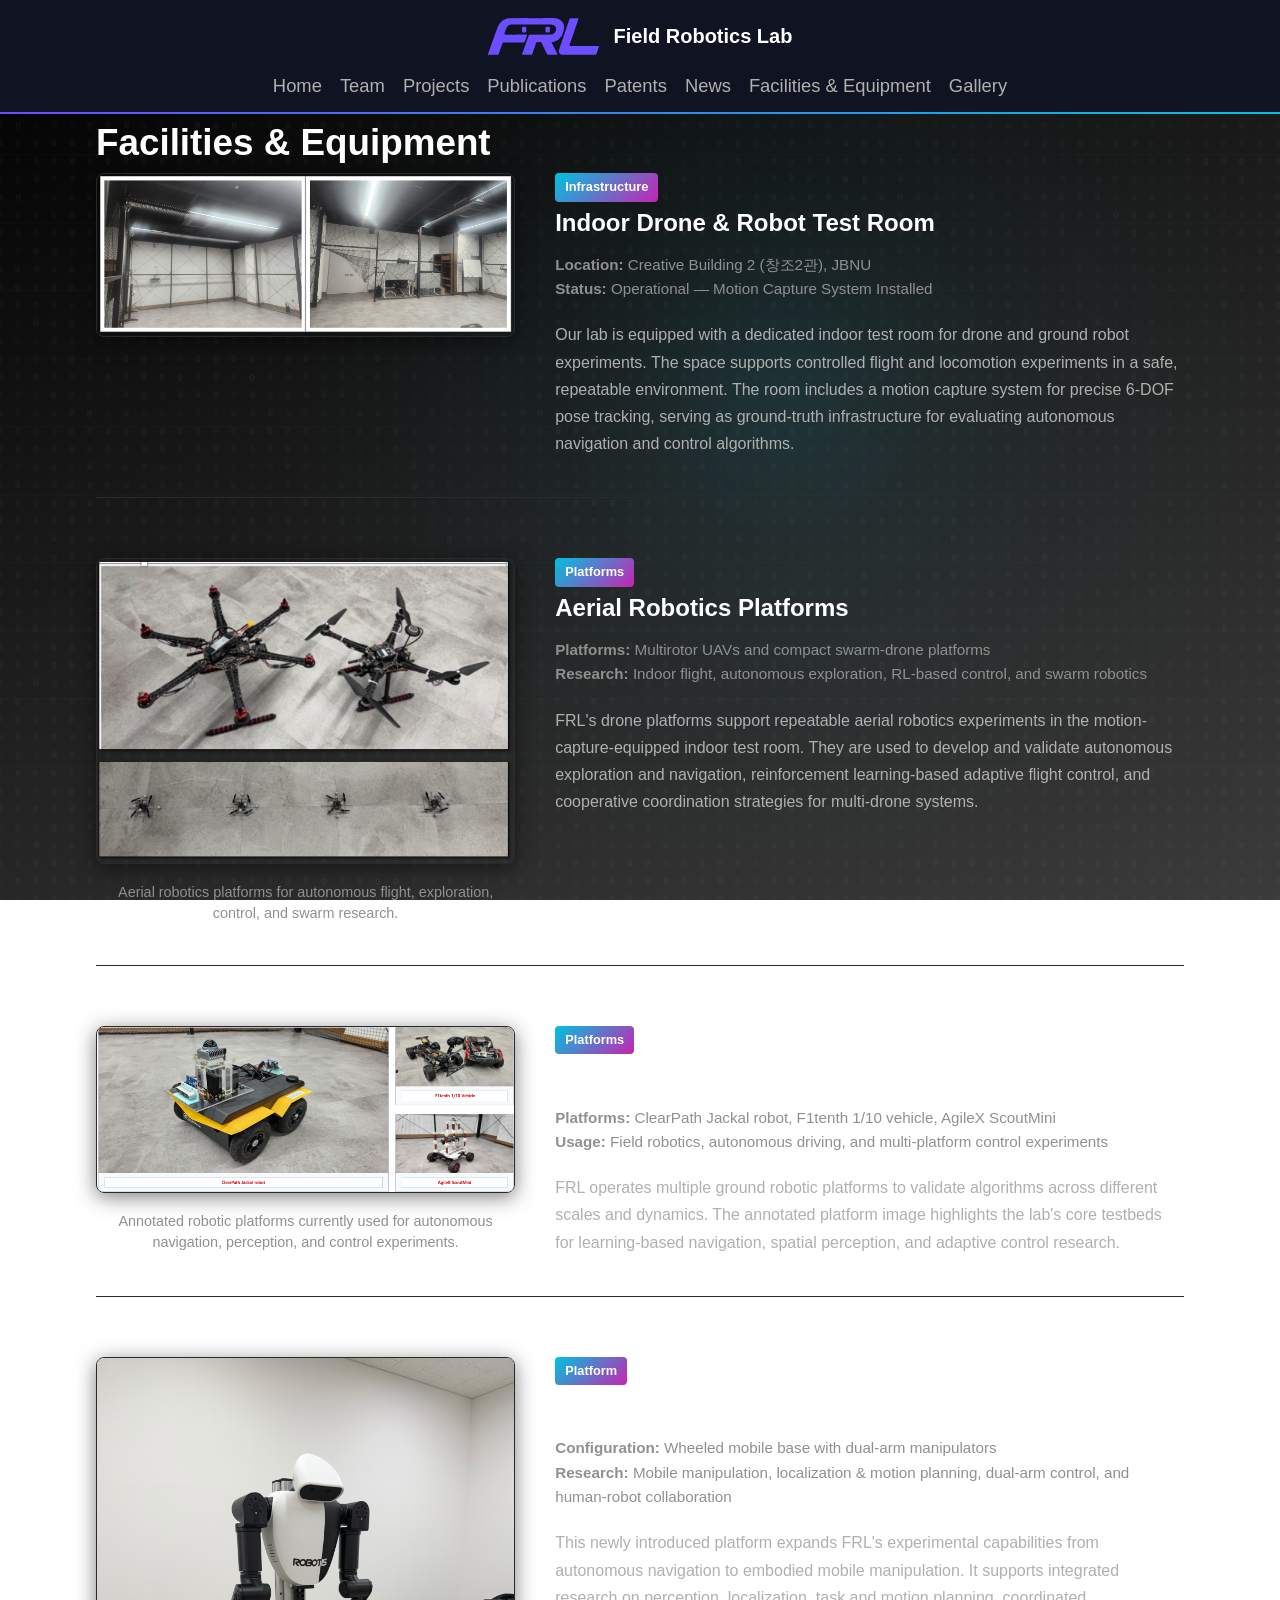
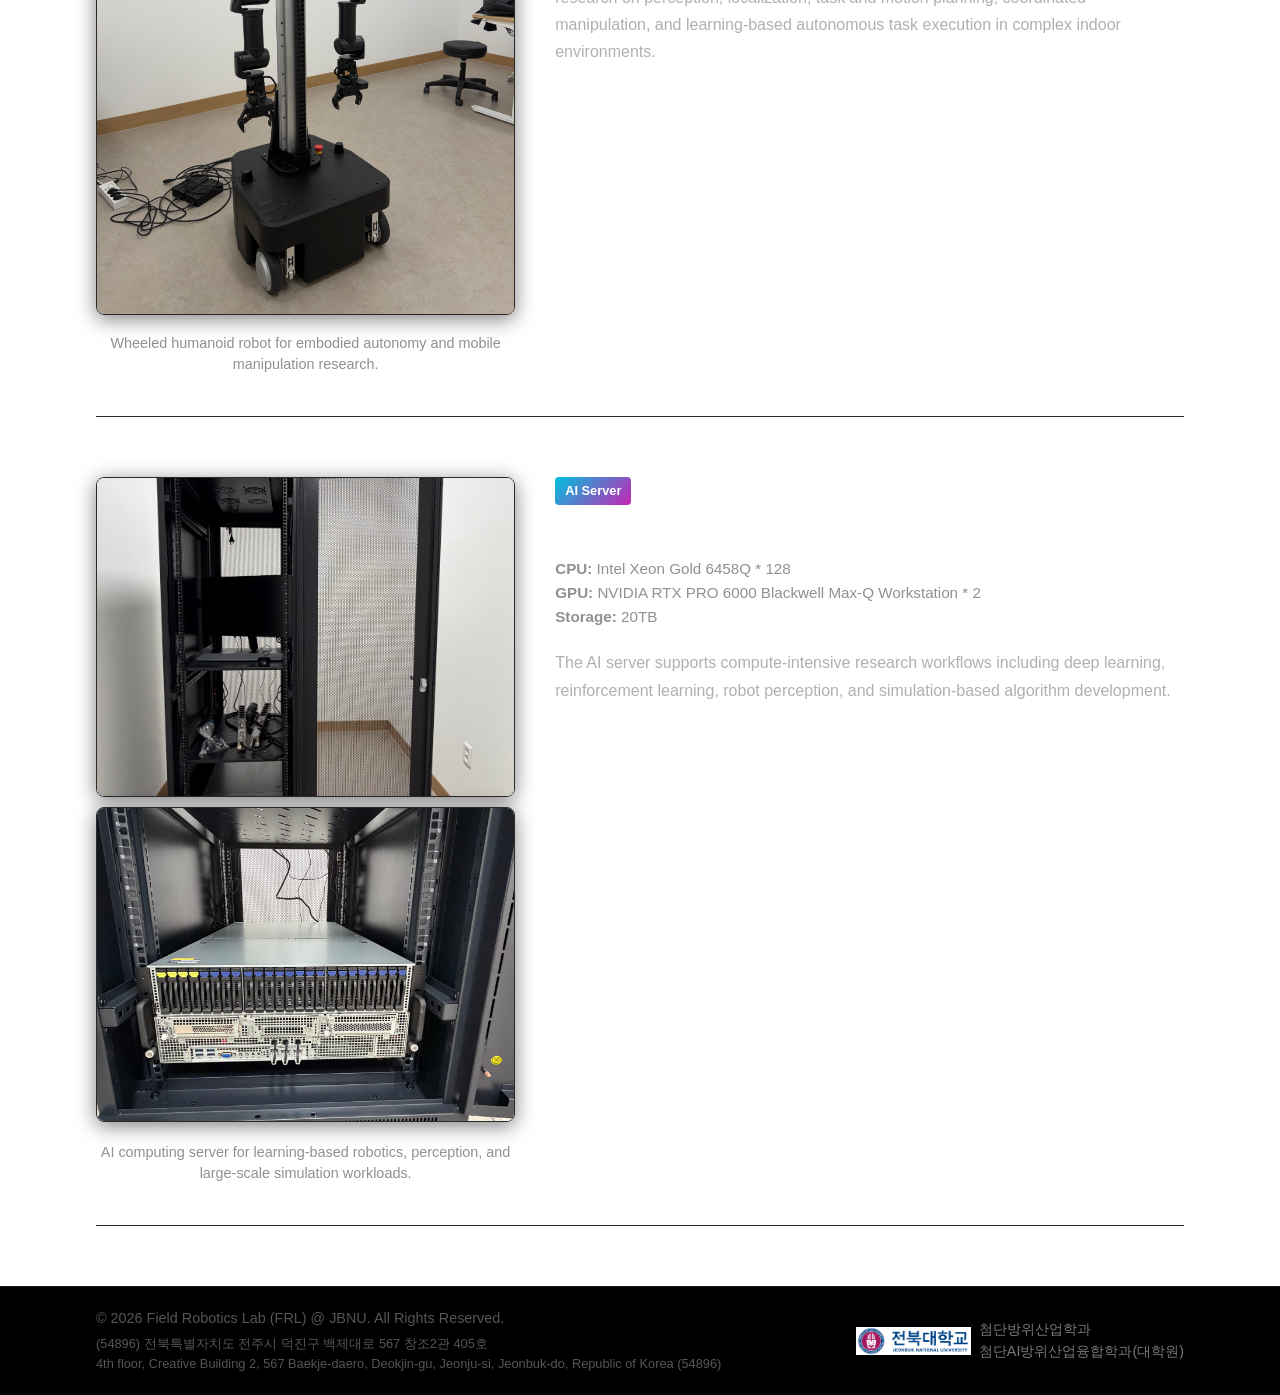
<file: facilities.html>
<!DOCTYPE html>
<html lang="en">
<head>
    <meta charset="UTF-8">
    <meta name="viewport" content="width=device-width, initial-scale=1.0">
    <meta http-equiv="Content-Security-Policy" content="default-src 'self'; script-src 'self'; style-src 'self'; img-src 'self' data:; font-src 'self'; object-src 'none'; base-uri 'self'; form-action 'self'; upgrade-insecure-requests">
    <meta name="referrer" content="strict-origin-when-cross-origin">
    <title>Facilities &amp; Equipment - FRL</title>
    <link rel="icon" href="assets/images/frl-mark.svg" type="image/svg+xml">
    <link rel="stylesheet" href="css/style.css?v=3">
</head>
<body>
    <header>
        <nav class="container">
            <a href="index.html" class="logo-area" title="Field Robotics Lab @ JBNU" aria-label="Field Robotics Lab at Jeonbuk National University">
                <img src="assets/images/frl-mark.svg" alt="" class="logo-img">
                <span class="logo-wordmark">Field Robotics Lab</span>
            </a>
            <ul class="nav-links">
                <li><a href="index.html">Home</a></li>
                <li><a href="team.html">Team</a></li>
                <li><a href="projects.html">Projects</a></li>
                <li><a href="publications.html">Publications</a></li>
                <li><a href="patents.html">Patents</a></li>
                <li><a href="news.html">News</a></li>
                <li><a href="facilities.html">Facilities &amp; Equipment</a></li>
                <li><a href="gallery.html">Gallery</a></li>
            </ul>
        </nav>
    </header>

    <main class="container lab-facilities">
        <h2 class="section-title">Facilities &amp; Equipment</h2>
        <div class="project-item">
            <div class="project-image">
                <img src="assets/images/infra/drone_test_room.png" alt="Drone & Robot Test Room">
            </div>
            <div class="project-info">
                <span class="project-tag">Infrastructure</span>
                <h3>Indoor Drone & Robot Test Room</h3>
                <p class="project-meta">
                    <strong>Location:</strong> Creative Building 2 (창조2관), JBNU<br>
                    <strong>Status:</strong> Operational — Motion Capture System Installed
                </p>
                <p class="project-desc">
                    Our lab is equipped with a dedicated indoor test room for drone and ground robot experiments.
                    The space supports controlled flight and locomotion experiments in a safe, repeatable environment.
                    The room includes a motion capture system for precise 6-DOF pose tracking,
                    serving as ground-truth infrastructure for evaluating autonomous navigation and control algorithms.
                </p>
            </div>
        </div>
        <div class="project-item">
            <figure class="project-image annotated-platforms">
                <img src="assets/images/infra/drones.png" alt="FRL multirotor drones and small swarm-drone platforms">
                <figcaption>Aerial robotics platforms for autonomous flight, exploration, control, and swarm research.</figcaption>
            </figure>
            <div class="project-info">
                <span class="project-tag">Platforms</span>
                <h3>Aerial Robotics Platforms</h3>
                <p class="project-meta">
                    <strong>Platforms:</strong> Multirotor UAVs and compact swarm-drone platforms<br>
                    <strong>Research:</strong> Indoor flight, autonomous exploration, RL-based control, and swarm robotics
                </p>
                <p class="project-desc">
                    FRL's drone platforms support repeatable aerial robotics experiments in the motion-capture-equipped
                    indoor test room. They are used to develop and validate autonomous exploration and navigation,
                    reinforcement learning-based adaptive flight control, and cooperative coordination strategies
                    for multi-drone systems.
                </p>
            </div>
        </div>
        <div class="project-item">
            <figure class="project-image annotated-platforms">
                <img src="assets/images/infra/platforms.png" alt="Annotated robot platform lineup including ClearPath Jackal, F1tenth 1/10 vehicle, and AgileX ScoutMini">
                <figcaption>Annotated robotic platforms currently used for autonomous navigation, perception, and control experiments.</figcaption>
            </figure>
            <div class="project-info">
                <span class="project-tag">Platforms</span>
                <h3>Robotic Platform Lineup</h3>
                <p class="project-meta">
                    <strong>Platforms:</strong> ClearPath Jackal robot, F1tenth 1/10 vehicle, AgileX ScoutMini<br>
                    <strong>Usage:</strong> Field robotics, autonomous driving, and multi-platform control experiments
                </p>
                <p class="project-desc">
                    FRL operates multiple ground robotic platforms to validate algorithms across different scales and dynamics.
                    The annotated platform image highlights the lab's core testbeds for learning-based navigation,
                    spatial perception, and adaptive control research.
                </p>
            </div>
        </div>
        <div class="project-item">
            <figure class="project-image annotated-platforms">
                <img src="assets/images/infra/humanoid_robot.jpeg" alt="FRL wheeled humanoid robot with dual-arm manipulators">
                <figcaption>Wheeled humanoid robot for embodied autonomy and mobile manipulation research.</figcaption>
            </figure>
            <div class="project-info">
                <span class="project-tag">Platform</span>
                <h3>Wheeled Humanoid Robot</h3>
                <p class="project-meta">
                    <strong>Configuration:</strong> Wheeled mobile base with dual-arm manipulators<br>
                    <strong>Research:</strong> Mobile manipulation, localization &amp; motion planning, dual-arm control, and human-robot collaboration
                </p>
                <p class="project-desc">
                    This newly introduced platform expands FRL's experimental capabilities from autonomous navigation
                    to embodied mobile manipulation. It supports integrated research on perception, localization,
                    task and motion planning, coordinated manipulation, and learning-based autonomous task execution
                    in complex indoor environments.
                </p>
            </div>
        </div>
        <div class="project-item">
            <figure class="project-image ai-server-gallery">
                <img src="assets/images/infra/ai_server_1.jpeg" alt="FRL AI computing server rack">
                <img src="assets/images/infra/ai_server_2.jpeg" alt="FRL AI server system close-up">
                <figcaption>AI computing server for learning-based robotics, perception, and large-scale simulation workloads.</figcaption>
            </figure>
            <div class="project-info">
                <span class="project-tag">AI Server</span>
                <h3>AI Computing Server</h3>
                <p class="project-meta">
                    <strong>CPU:</strong> Intel Xeon Gold 6458Q * 128<br>
                    <strong>GPU:</strong> NVIDIA RTX PRO 6000 Blackwell Max-Q Workstation * 2<br>
                    <strong>Storage:</strong> 20TB
                </p>
                <p class="project-desc">
                    The AI server supports compute-intensive research workflows including deep learning,
                    reinforcement learning, robot perception, and simulation-based algorithm development.
                </p>
            </div>
        </div>
    </main>

    <footer class="footer">
        <div class="container footer-inner">
            <div class="footer-left">
                <p>&copy; 2026 Field Robotics Lab (FRL) @ JBNU. All Rights Reserved.</p>
                <p class="footer-address">
                    (54896) 전북특별자치도 전주시 덕진구 백제대로 567 창조2관 405호<br>
                    4th floor, Creative Building 2, 567 Baekje-daero, Deokjin-gu, Jeonju-si, Jeonbuk-do, Republic of Korea (54896)
                </p>
            </div>
            <div class="footer-right">
                <img src="assets/images/JBNU_main1.png" alt="JBNU Logo" class="footer-jbnu-logo">
                <div class="footer-links">
                    <a href="https://adti.jbnu.ac.kr/sites/adti/index.do" target="_blank" rel="noopener noreferrer">첨단방위산업학과</a>
                    <a href="https://adti.jbnu.ac.kr/sites/adti/index.do" target="_blank" rel="noopener noreferrer">첨단AI방위산업융합학과(대학원)</a>
                </div>
            </div>
        </div>
    </footer>

    <script src="js/main.js"></script>
</body>
</html>
</file>
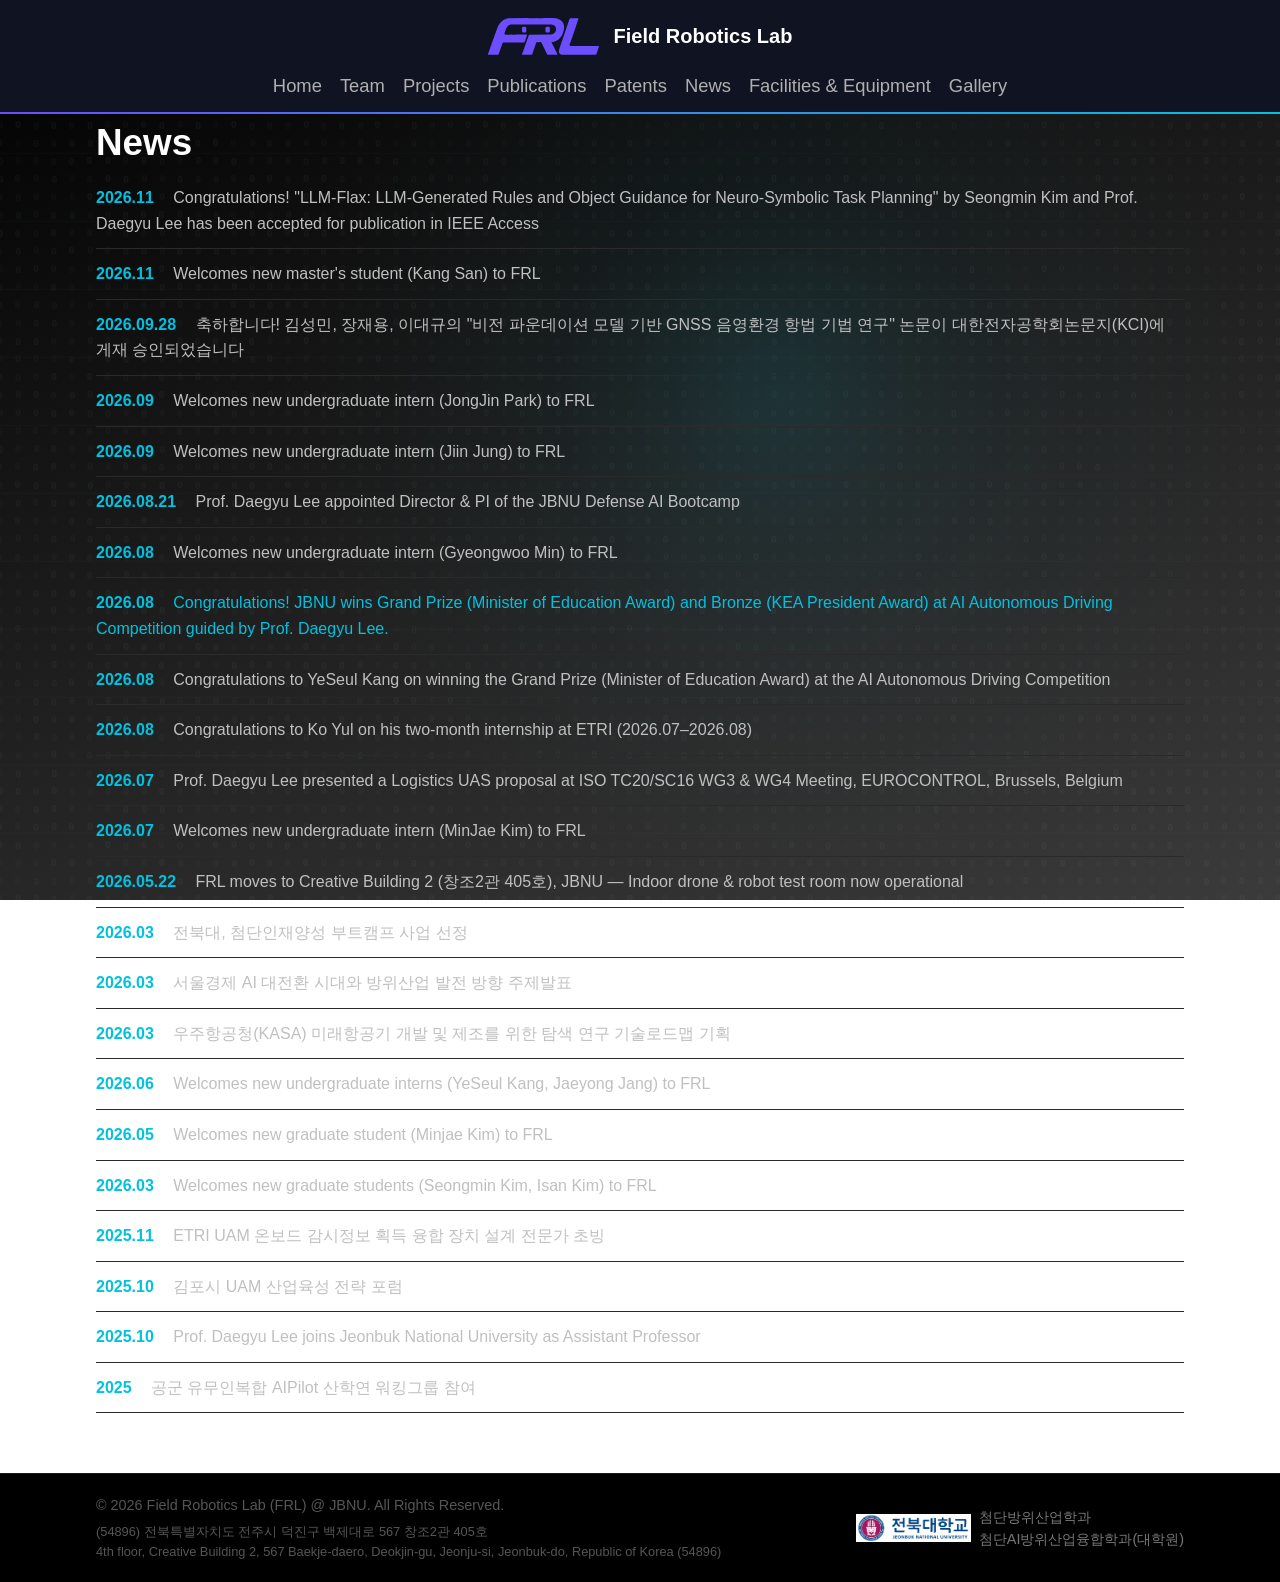
<file: news.html>
<!DOCTYPE html>
<html lang="en">
<head>
    <meta charset="UTF-8">
    <meta name="viewport" content="width=device-width, initial-scale=1.0">
    <meta http-equiv="Content-Security-Policy" content="default-src 'self'; script-src 'self'; style-src 'self'; img-src 'self' data:; font-src 'self'; object-src 'none'; base-uri 'self'; form-action 'self'; upgrade-insecure-requests">
    <meta name="referrer" content="strict-origin-when-cross-origin">
    <title>News - FRL</title>
    <link rel="icon" href="assets/images/frl-mark.svg" type="image/svg+xml">
    <link rel="stylesheet" href="css/style.css?v=3">
</head>
<body>
    <header>
        <nav class="container">
            <a href="index.html" class="logo-area" title="Field Robotics Lab @ JBNU" aria-label="Field Robotics Lab at Jeonbuk National University">
                <img src="assets/images/frl-mark.svg" alt="" class="logo-img">
                <span class="logo-wordmark">Field Robotics Lab</span>
            </a>
            <ul class="nav-links">
                <li><a href="index.html">Home</a></li>
                <li><a href="team.html">Team</a></li>
                <li><a href="projects.html">Projects</a></li>
                <li><a href="publications.html">Publications</a></li>
                <li><a href="patents.html">Patents</a></li>
                <li><a href="news.html">News</a></li>
                <li><a href="facilities.html">Facilities &amp; Equipment</a></li>
                <li><a href="gallery.html">Gallery</a></li>
            </ul>
        </nav>
    </header>

    <main class="container">
        <h2 class="section-title">News</h2>

        <ul class="news-list">
            <li>
                <span class="date">2026.11</span>
                Congratulations! "LLM-Flax: LLM-Generated Rules and Object Guidance for Neuro-Symbolic Task Planning" by Seongmin Kim and Prof. Daegyu Lee has been accepted for publication in IEEE Access
            </li>
            <li>
                <span class="date">2026.11</span>
                Welcomes new master's student (Kang San) to FRL
            </li>
            <li>
                <span class="date">2026.09.28</span>
                축하합니다! 김성민, 장재용, 이대규의 "비전 파운데이션 모델 기반 GNSS 음영환경 항법 기법 연구" 논문이 대한전자공학회논문지(KCI)에 게재 승인되었습니다
            </li>
            <li>
                <span class="date">2026.09</span>
                Welcomes new undergraduate intern (JongJin Park) to FRL
            </li>
            <li>
                <span class="date">2026.09</span>
                Welcomes new undergraduate intern (Jiin Jung) to FRL
            </li>
            <li>
                <span class="date">2026.08.21</span>
                Prof. Daegyu Lee appointed Director &amp; PI of the JBNU Defense AI Bootcamp
            </li>
            <li>
                <span class="date">2026.08</span>
                Welcomes new undergraduate intern (Gyeongwoo Min) to FRL
            </li>
            <li>
                <span class="date">2026.08</span>
                <a href="https://news.kbs.co.kr/news/pc/view/view.do?ncd=8635479&ref=A" target="_blank" rel="noopener noreferrer">Congratulations! JBNU wins Grand Prize (Minister of Education Award) and Bronze (KEA President Award) at AI Autonomous Driving Competition guided by Prof. Daegyu Lee.</a>
            </li>
            <li>
                <span class="date">2026.08</span>
                Congratulations to YeSeul Kang on winning the Grand Prize (Minister of Education Award) at the AI Autonomous Driving Competition
            </li>
            <li>
                <span class="date">2026.08</span>
                Congratulations to Ko Yul on his two-month internship at ETRI (2026.07–2026.08)
            </li>
            <li>
                <span class="date">2026.07</span>
                Prof. Daegyu Lee presented a Logistics UAS proposal at ISO TC20/SC16 WG3 &amp; WG4 Meeting, EUROCONTROL, Brussels, Belgium
            </li>
            <li>
                <span class="date">2026.07</span>
                Welcomes new undergraduate intern (MinJae Kim) to FRL
            </li>
            <li>
                <span class="date">2026.05.22</span>
                FRL moves to Creative Building 2 (창조2관 405호), JBNU — Indoor drone &amp; robot test room now operational
            </li>
            <li>
                <span class="date">2026.03</span>
                전북대, 첨단인재양성 부트캠프 사업 선정
                <a href="https://www.joongang.co.kr/article/25409383"></a>
            </li>
            <li>
                <span class="date">2026.03</span>
                서울경제 AI 대전환 시대와 방위산업 발전 방향 주제발표
            </li>
            <li>
                <span class="date">2026.03</span>
                우주항공청(KASA) 미래항공기 개발 및 제조를 위한 탐색 연구 기술로드맵 기획
            </li>
            <li>
                <span class="date">2026.06</span>
                Welcomes new undergraduate interns (YeSeul Kang, Jaeyong Jang) to FRL
            </li>
            <li>
                <span class="date">2026.05</span>
                Welcomes new graduate student (Minjae Kim) to FRL
            </li>
            <li>
                <span class="date">2026.03</span>
                Welcomes new graduate students (Seongmin Kim, Isan Kim) to FRL
            </li>
            <li>
                <span class="date">2025.11</span>
                ETRI UAM 온보드 감시정보 획득 융합 장치 설계 전문가 초빙
            </li>
            <li>
                <span class="date">2025.10</span>
                김포시 UAM 산업육성 전략 포럼
            </li>
            <li>
                <span class="date">2025.10</span>
                Prof. Daegyu Lee joins Jeonbuk National University as Assistant Professor
            </li>

            <li>
                <span class="date">2025</span>
                공군 유무인복합 AIPilot 산학연 워킹그룹 참여
            </li>
        </ul>
    </main>

    <footer class="footer">
        <div class="container footer-inner">
            <div class="footer-left">
                <p>&copy; 2026 Field Robotics Lab (FRL) @ JBNU. All Rights Reserved.</p>
                <p class="footer-address">
                    (54896) 전북특별자치도 전주시 덕진구 백제대로 567 창조2관 405호<br>
                    4th floor, Creative Building 2, 567 Baekje-daero, Deokjin-gu, Jeonju-si, Jeonbuk-do, Republic of Korea (54896)
                </p>
            </div>
            <div class="footer-right">
                <img src="assets/images/JBNU_main1.png" alt="JBNU Logo" class="footer-jbnu-logo">
                <div class="footer-links">
                    <a href="https://adti.jbnu.ac.kr/sites/adti/index.do" target="_blank" rel="noopener noreferrer">첨단방위산업학과</a>
                    <a href="https://adti.jbnu.ac.kr/sites/adti/index.do" target="_blank" rel="noopener noreferrer">첨단AI방위산업융합학과(대학원)</a>
                </div>
            </div>
        </div>
    </footer>

    <script src="js/main.js"></script>
</body>
</html>
</file>
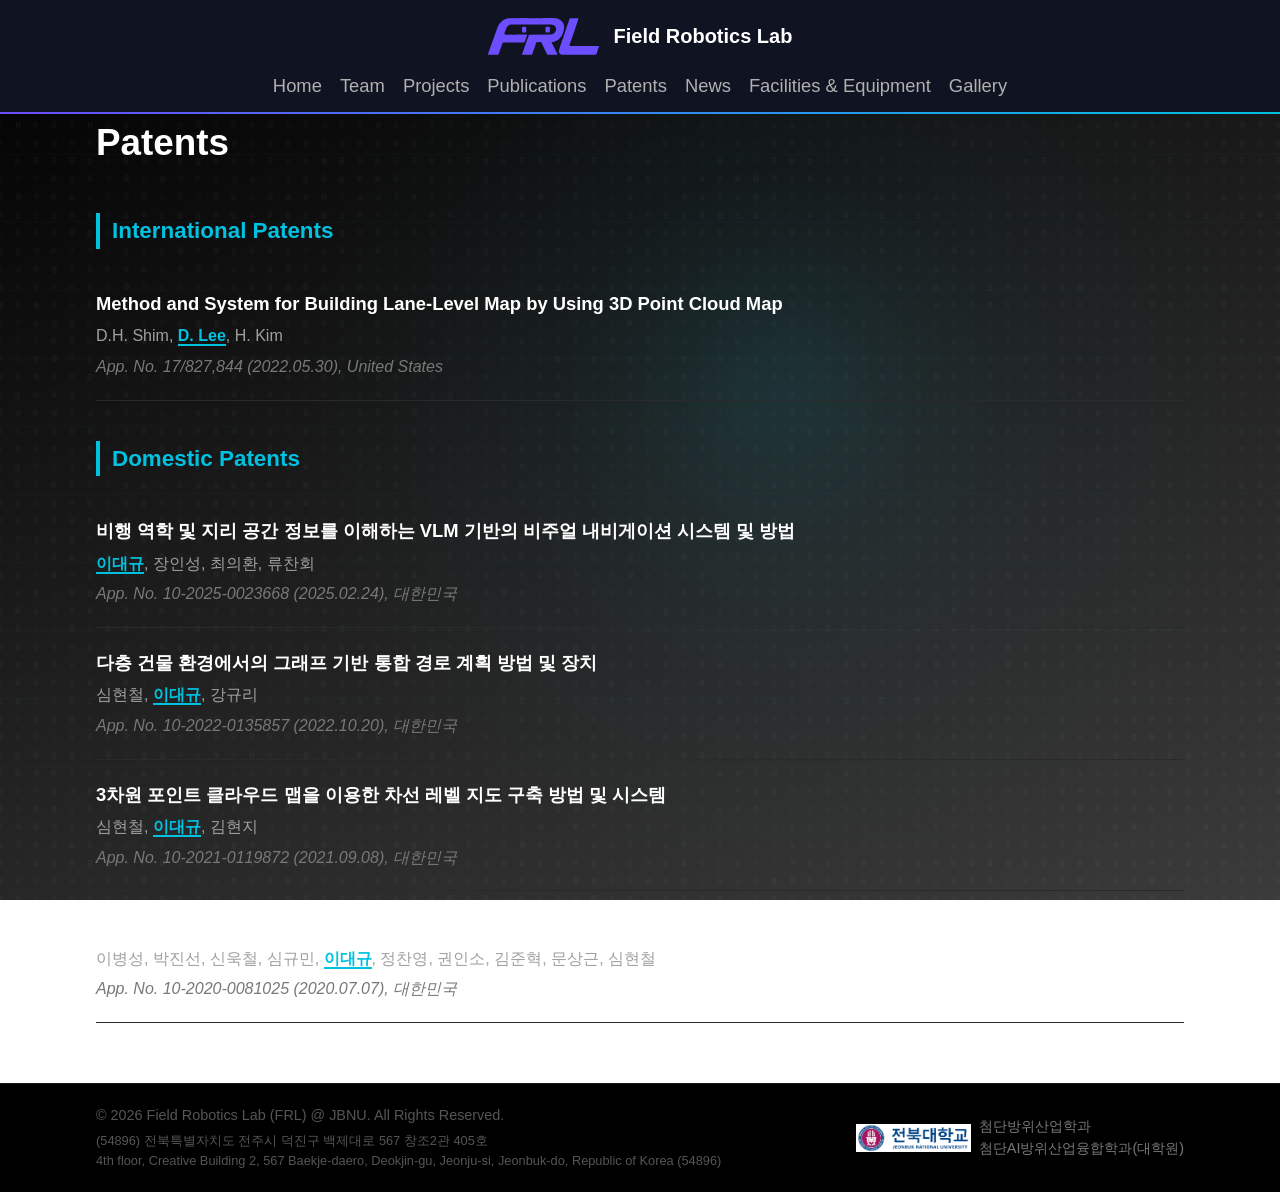
<file: patents.html>
<!DOCTYPE html>
<html lang="en">
<head>
    <meta charset="UTF-8">
    <meta name="viewport" content="width=device-width, initial-scale=1.0">
    <meta http-equiv="Content-Security-Policy" content="default-src 'self'; script-src 'self'; style-src 'self'; img-src 'self' data:; font-src 'self'; object-src 'none'; base-uri 'self'; form-action 'self'; upgrade-insecure-requests">
    <meta name="referrer" content="strict-origin-when-cross-origin">
    <title>Patents - FRL</title>
    <link rel="icon" href="assets/images/frl-mark.svg" type="image/svg+xml">
    <link rel="stylesheet" href="css/style.css?v=3">
</head>
<body>
    <header>
        <nav class="container">
            <a href="index.html" class="logo-area" title="Field Robotics Lab @ JBNU" aria-label="Field Robotics Lab at Jeonbuk National University">
                <img src="assets/images/frl-mark.svg" alt="" class="logo-img">
                <span class="logo-wordmark">Field Robotics Lab</span>
            </a>
            <ul class="nav-links">
                <li><a href="index.html">Home</a></li>
                <li><a href="team.html">Team</a></li>
                <li><a href="projects.html">Projects</a></li>
                <li><a href="publications.html">Publications</a></li>
                <li><a href="patents.html">Patents</a></li>
                <li><a href="news.html">News</a></li>
                <li><a href="facilities.html">Facilities &amp; Equipment</a></li>
                <li><a href="gallery.html">Gallery</a></li>
            </ul>
        </nav>
    </header>

    <main class="container">
        <h2 class="section-title">Patents</h2>

        <h3 class="degree-title">International Patents</h3>
        <div class="pub-list">

            <div class="pub-item">
                <p class="pub-title">Method and System for Building Lane-Level Map by Using 3D Point Cloud Map</p>
                <p class="pub-authors">D.H. Shim, <strong>D. Lee</strong>, H. Kim</p>
                <p class="pub-venue">App. No. 17/827,844 (2022.05.30), United States</p>
            </div>

        </div>

        <h3 class="degree-title">Domestic Patents</h3>
        <div class="pub-list">

            <div class="pub-item">
                <p class="pub-title">비행 역학 및 지리 공간 정보를 이해하는 VLM 기반의 비주얼 내비게이션 시스템 및 방법</p>
                <p class="pub-authors"><strong>이대규</strong>, 장인성, 최의환, 류찬회</p>
                <p class="pub-venue">App. No. 10-2025-0023668 (2025.02.24), 대한민국</p>
            </div>

            <div class="pub-item">
                <p class="pub-title">다층 건물 환경에서의 그래프 기반 통합 경로 계획 방법 및 장치</p>
                <p class="pub-authors">심현철, <strong>이대규</strong>, 강규리</p>
                <p class="pub-venue">App. No. 10-2022-0135857 (2022.10.20), 대한민국</p>
            </div>

            <div class="pub-item">
                <p class="pub-title">3차원 포인트 클라우드 맵을 이용한 차선 레벨 지도 구축 방법 및 시스템</p>
                <p class="pub-authors">심현철, <strong>이대규</strong>, 김현지</p>
                <p class="pub-venue">App. No. 10-2021-0119872 (2021.09.08), 대한민국</p>
            </div>

            <div class="pub-item">
                <p class="pub-title">배전 설비 영상 취득 시스템 및 방법</p>
                <p class="pub-authors">이병성, 박진선, 신욱철, 심규민, <strong>이대규</strong>, 정찬영, 권인소, 김준혁, 문상근, 심현철</p>
                <p class="pub-venue">App. No. 10-2020-0081025 (2020.07.07), 대한민국</p>
            </div>

        </div>
    </main>

    <footer class="footer">
        <div class="container footer-inner">
            <div class="footer-left">
                <p>&copy; 2026 Field Robotics Lab (FRL) @ JBNU. All Rights Reserved.</p>
                <p class="footer-address">
                    (54896) 전북특별자치도 전주시 덕진구 백제대로 567 창조2관 405호<br>
                    4th floor, Creative Building 2, 567 Baekje-daero, Deokjin-gu, Jeonju-si, Jeonbuk-do, Republic of Korea (54896)
                </p>
            </div>
            <div class="footer-right">
                <img src="assets/images/JBNU_main1.png" alt="JBNU Logo" class="footer-jbnu-logo">
                <div class="footer-links">
                    <a href="https://adti.jbnu.ac.kr/sites/adti/index.do" target="_blank" rel="noopener noreferrer">첨단방위산업학과</a>
                    <a href="https://adti.jbnu.ac.kr/sites/adti/index.do" target="_blank" rel="noopener noreferrer">첨단AI방위산업융합학과(대학원)</a>
                </div>
            </div>
        </div>
    </footer>

    <script src="js/main.js"></script>
</body>
</html>
</file>
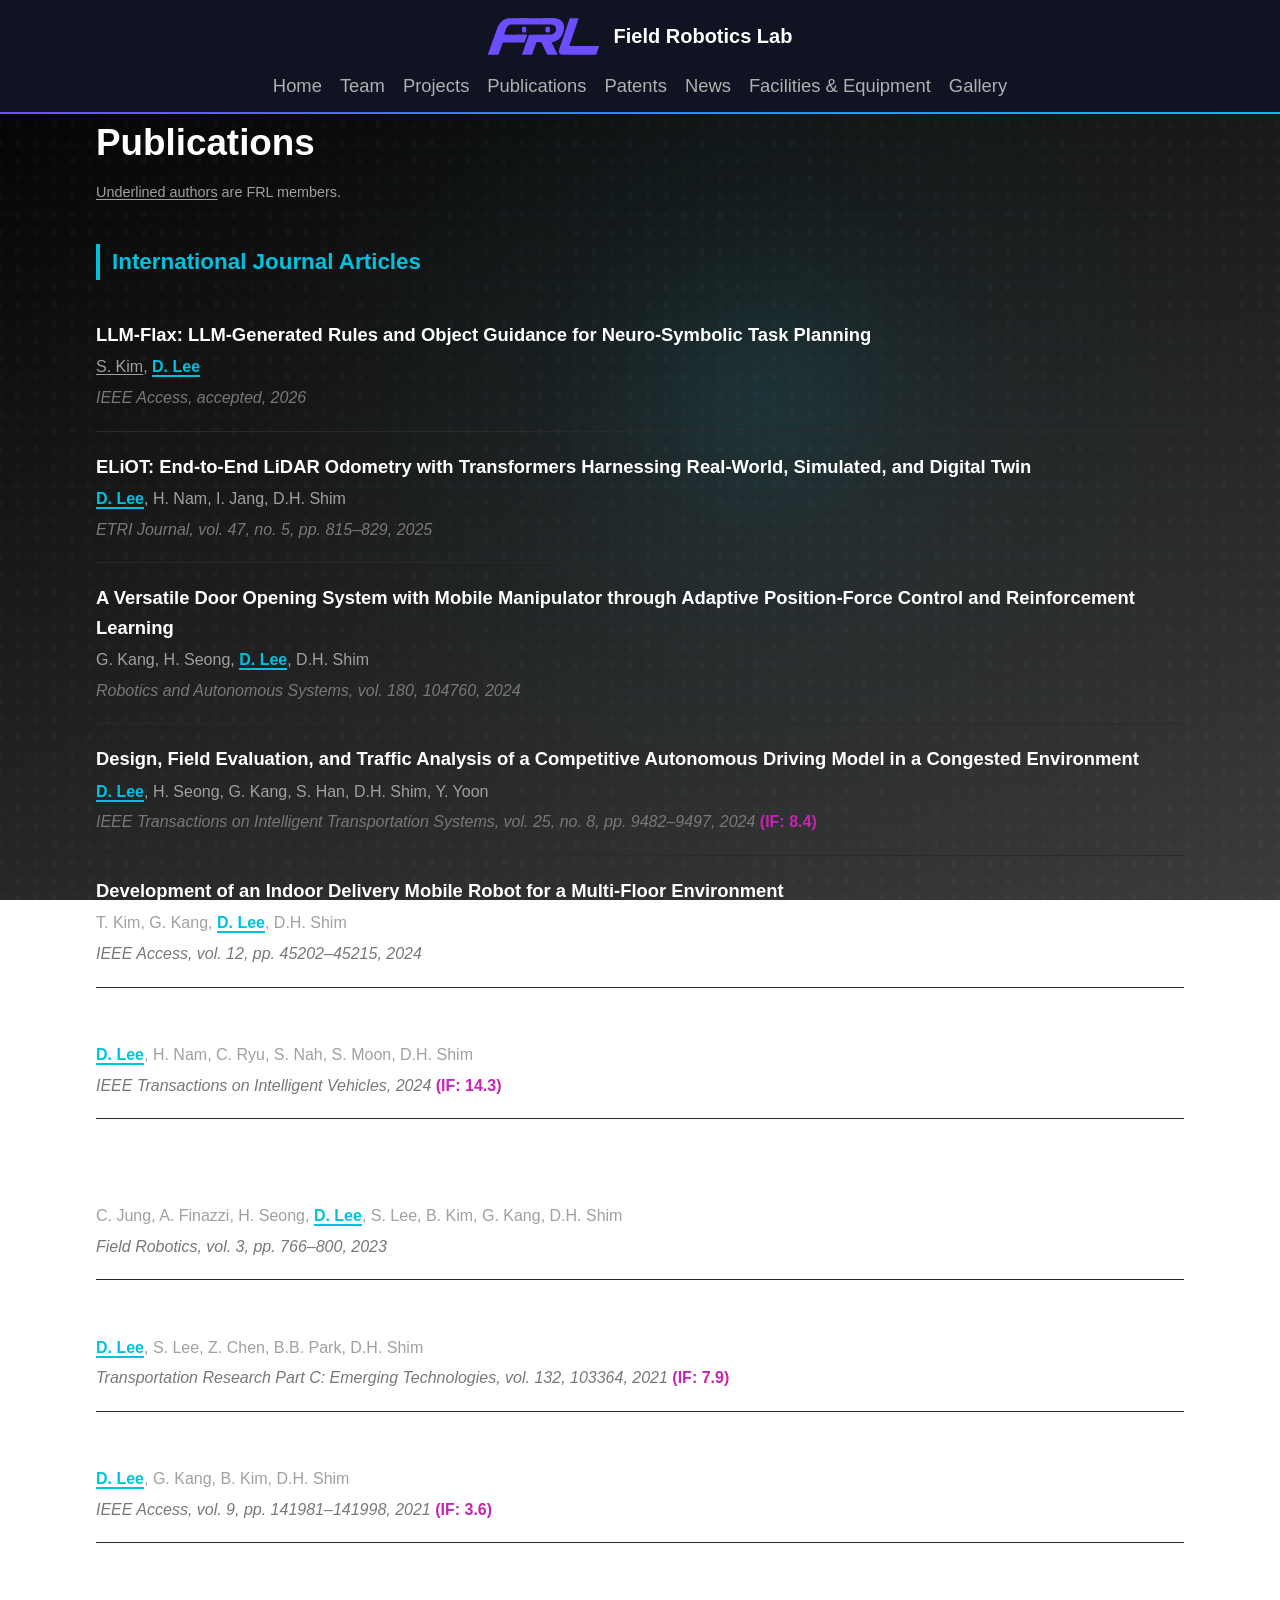
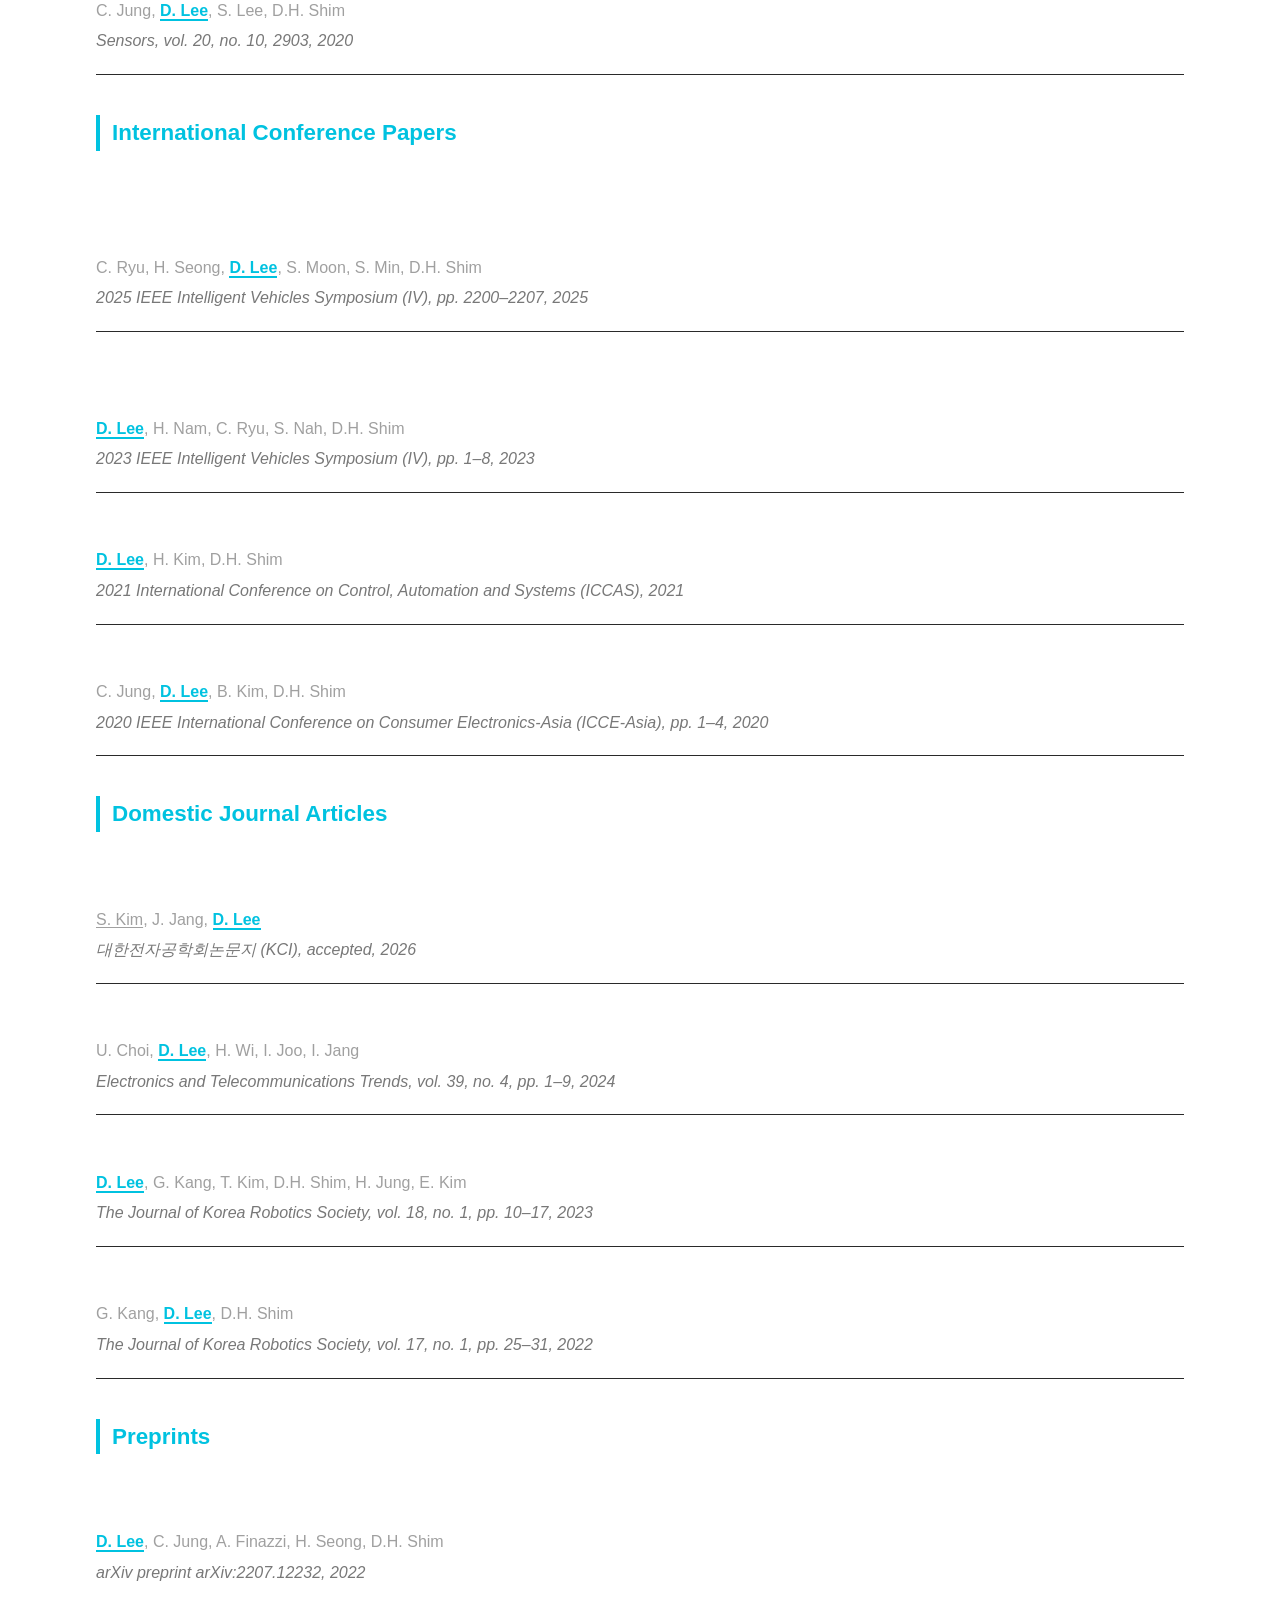
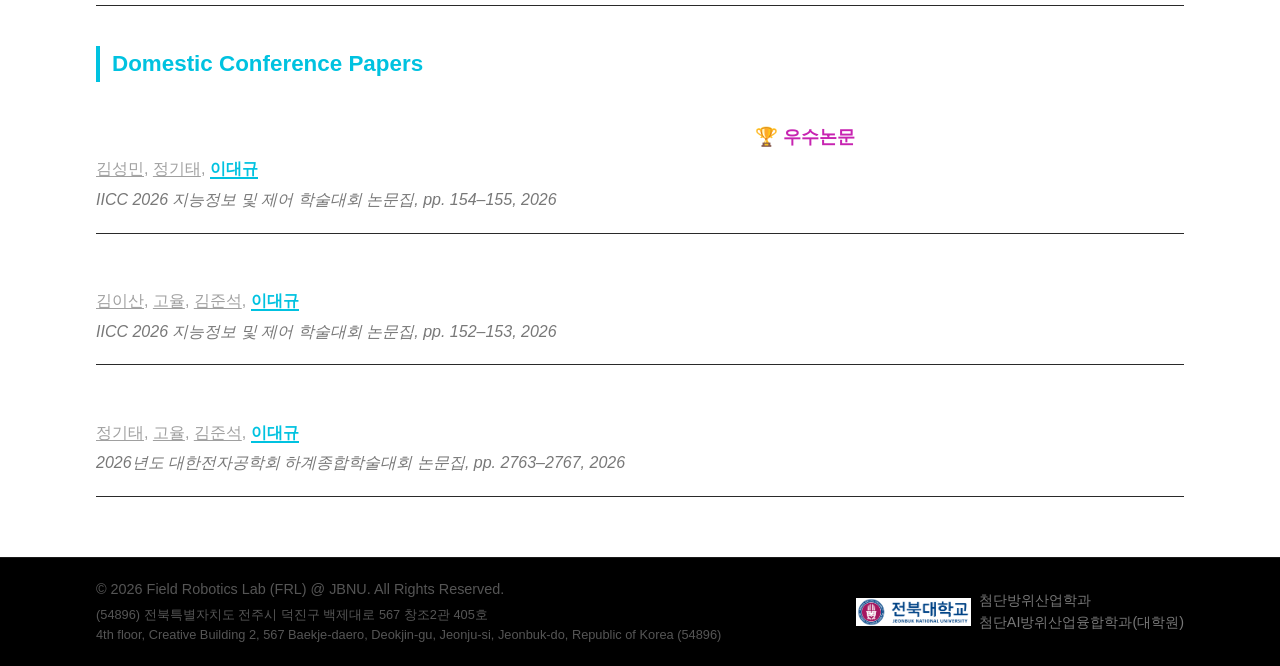
<file: publications.html>
<!DOCTYPE html>
<html lang="en">
<head>
    <meta charset="UTF-8">
    <meta name="viewport" content="width=device-width, initial-scale=1.0">
    <meta http-equiv="Content-Security-Policy" content="default-src 'self'; script-src 'self'; style-src 'self'; img-src 'self' data:; font-src 'self'; object-src 'none'; base-uri 'self'; form-action 'self'; upgrade-insecure-requests">
    <meta name="referrer" content="strict-origin-when-cross-origin">
    <title>Publications - FRL</title>
    <link rel="icon" href="assets/images/frl-mark.svg" type="image/svg+xml">
    <link rel="stylesheet" href="css/style.css?v=3">
</head>
<body>
    <header>
        <nav class="container">
            <a href="index.html" class="logo-area" title="Field Robotics Lab @ JBNU" aria-label="Field Robotics Lab at Jeonbuk National University">
                <img src="assets/images/frl-mark.svg" alt="" class="logo-img">
                <span class="logo-wordmark">Field Robotics Lab</span>
            </a>
            <ul class="nav-links">
                <li><a href="index.html">Home</a></li>
                <li><a href="team.html">Team</a></li>
                <li><a href="projects.html">Projects</a></li>
                <li><a href="publications.html">Publications</a></li>
                <li><a href="patents.html">Patents</a></li>
                <li><a href="news.html">News</a></li>
                <li><a href="facilities.html">Facilities &amp; Equipment</a></li>
                <li><a href="gallery.html">Gallery</a></li>
            </ul>
        </nav>
    </header>

    <main class="container">
        <h2 class="section-title">Publications</h2>
        <p class="publication-legend"><span class="student-author">Underlined authors</span> are FRL members.</p>

        <!-- International -->
        <h3 class="degree-title">International Journal Articles</h3>
        <div class="pub-list">

            <div class="pub-item">
                <p class="pub-title">LLM-Flax: LLM-Generated Rules and Object Guidance for Neuro-Symbolic Task Planning</p>
                <p class="pub-authors"><span class="student-author">S. Kim</span>, <strong>D. Lee</strong></p>
                <p class="pub-venue">IEEE Access, accepted, 2026</p>
            </div>

            <div class="pub-item">
                <p class="pub-title">ELiOT: End-to-End LiDAR Odometry with Transformers Harnessing Real-World, Simulated, and Digital Twin</p>
                <p class="pub-authors"><strong>D. Lee</strong>, H. Nam, I. Jang, D.H. Shim</p>
                <p class="pub-venue">ETRI Journal, vol. 47, no. 5, pp. 815–829, 2025</p>
            </div>

            <div class="pub-item">
                <p class="pub-title">A Versatile Door Opening System with Mobile Manipulator through Adaptive Position-Force Control and Reinforcement Learning</p>
                <p class="pub-authors">G. Kang, H. Seong, <strong>D. Lee</strong>, D.H. Shim</p>
                <p class="pub-venue">Robotics and Autonomous Systems, vol. 180, 104760, 2024</p>
            </div>

            <div class="pub-item">
                <p class="pub-title">Design, Field Evaluation, and Traffic Analysis of a Competitive Autonomous Driving Model in a Congested Environment</p>
                <p class="pub-authors"><strong>D. Lee</strong>, H. Seong, G. Kang, S. Han, D.H. Shim, Y. Yoon</p>
                <p class="pub-venue">IEEE Transactions on Intelligent Transportation Systems, vol. 25, no. 8, pp. 9482–9497, 2024 <span class="pub-if">(IF: 8.4)</span></p>
            </div>

            <div class="pub-item">
                <p class="pub-title">Development of an Indoor Delivery Mobile Robot for a Multi-Floor Environment</p>
                <p class="pub-authors">T. Kim, G. Kang, <strong>D. Lee</strong>, D.H. Shim</p>
                <p class="pub-venue">IEEE Access, vol. 12, pp. 45202–45215, 2024</p>
            </div>

            <div class="pub-item">
                <p class="pub-title">Enhancing State Estimator for Autonomous Racing: Leveraging Multi-Modal System and Managing Computing Resources</p>
                <p class="pub-authors"><strong>D. Lee</strong>, H. Nam, C. Ryu, S. Nah, S. Moon, D.H. Shim</p>
                <p class="pub-venue">IEEE Transactions on Intelligent Vehicles, 2024 <span class="pub-if">(IF: 14.3)</span></p>
            </div>

            <div class="pub-item">
                <p class="pub-title">Autonomous System for Head-to-Head Race: Design, Implementation and Analysis; Team KAIST at the Indy Autonomous Challenge</p>
                <p class="pub-authors">C. Jung, A. Finazzi, H. Seong, <strong>D. Lee</strong>, S. Lee, B. Kim, G. Kang, D.H. Shim</p>
                <p class="pub-venue">Field Robotics, vol. 3, pp. 766–800, 2023</p>
            </div>

            <div class="pub-item">
                <p class="pub-title">Design and Field Evaluation of Cooperative Adaptive Cruise Control with Unconnected Vehicle in the Loop</p>
                <p class="pub-authors"><strong>D. Lee</strong>, S. Lee, Z. Chen, B.B. Park, D.H. Shim</p>
                <p class="pub-venue">Transportation Research Part C: Emerging Technologies, vol. 132, 103364, 2021 <span class="pub-if">(IF: 7.9)</span></p>
            </div>

            <div class="pub-item">
                <p class="pub-title">Assistive Delivery Robot Application for Real-World Postal Services</p>
                <p class="pub-authors"><strong>D. Lee</strong>, G. Kang, B. Kim, D.H. Shim</p>
                <p class="pub-venue">IEEE Access, vol. 9, pp. 141981–141998, 2021 <span class="pub-if">(IF: 3.6)</span></p>
            </div>

            <div class="pub-item">
                <p class="pub-title">V2X-Communication-Aided Autonomous Driving: System Design and Experimental Validation</p>
                <p class="pub-authors">C. Jung, <strong>D. Lee</strong>, S. Lee, D.H. Shim</p>
                <p class="pub-venue">Sensors, vol. 20, no. 10, 2903, 2020</p>
            </div>

        </div>

        <h3 class="degree-title">International Conference Papers</h3>
        <div class="pub-list">

            <div class="pub-item">
                <p class="pub-title">Words to Wheels: Vision-Based Autonomous Driving Understanding Human Language Instructions Using Foundation Models</p>
                <p class="pub-authors">C. Ryu, H. Seong, <strong>D. Lee</strong>, S. Moon, S. Min, D.H. Shim</p>
                <p class="pub-venue">2025 IEEE Intelligent Vehicles Symposium (IV), pp. 2200–2207, 2025</p>
            </div>

            <div class="pub-item">
                <p class="pub-title">Resilient Navigation Based on Multimodal Measurements and Degradation Identification for High-Speed Autonomous Race Cars</p>
                <p class="pub-authors"><strong>D. Lee</strong>, H. Nam, C. Ryu, S. Nah, D.H. Shim</p>
                <p class="pub-venue">2023 IEEE Intelligent Vehicles Symposium (IV), pp. 1–8, 2023</p>
            </div>

            <div class="pub-item">
                <p class="pub-title">Framework for Deep Learning-Enabled Building High-Definition Maps and Planning Routes for Autonomous Vehicles</p>
                <p class="pub-authors"><strong>D. Lee</strong>, H. Kim, D.H. Shim</p>
                <p class="pub-venue">2021 International Conference on Control, Automation and Systems (ICCAS), 2021</p>
            </div>

            <div class="pub-item">
                <p class="pub-title">Lane Level Path Planning for Urban Autonomous Driving Using Vector Map</p>
                <p class="pub-authors">C. Jung, <strong>D. Lee</strong>, B. Kim, D.H. Shim</p>
                <p class="pub-venue">2020 IEEE International Conference on Consumer Electronics-Asia (ICCE-Asia), pp. 1–4, 2020</p>
            </div>

        </div>

        <!-- Domestic -->
        <h3 class="degree-title">Domestic Journal Articles</h3>
        <div class="pub-list">

            <div class="pub-item">
                <p class="pub-title">비전 파운데이션 모델 기반 GNSS 음영환경 항법 기법 연구</p>
                <p class="pub-authors"><span class="student-author">S. Kim</span>, J. Jang, <strong>D. Lee</strong></p>
                <p class="pub-venue">대한전자공학회논문지 (KCI), accepted, 2026</p>
            </div>

            <div class="pub-item">
                <p class="pub-title">A Survey on Vision-based Localization and Geo-Referencing Technology for Advanced Air Mobility</p>
                <p class="pub-authors">U. Choi, <strong>D. Lee</strong>, H. Wi, I. Joo, I. Jang</p>
                <p class="pub-venue">Electronics and Telecommunications Trends, vol. 39, no. 4, pp. 1–9, 2024</p>
            </div>

            <div class="pub-item">
                <p class="pub-title">Route Planning and Elevator Boarding Algorithms for Last Mile Delivery Service in Multi-Floor Environments</p>
                <p class="pub-authors"><strong>D. Lee</strong>, G. Kang, T. Kim, D.H. Shim, H. Jung, E. Kim</p>
                <p class="pub-venue">The Journal of Korea Robotics Society, vol. 18, no. 1, pp. 10–17, 2023</p>
            </div>

            <div class="pub-item">
                <p class="pub-title">3D Multi-Floor Precision Mapping and Localization for Indoor Autonomous Robots</p>
                <p class="pub-authors">G. Kang, <strong>D. Lee</strong>, D.H. Shim</p>
                <p class="pub-venue">The Journal of Korea Robotics Society, vol. 17, no. 1, pp. 25–31, 2022</p>
            </div>

        </div>

        <h3 class="degree-title">Preprints</h3>
        <div class="pub-list">

            <div class="pub-item">
                <p class="pub-title">A Resilient Navigation and Path Planning System for High-Speed Autonomous Race Car</p>
                <p class="pub-authors"><strong>D. Lee</strong>, C. Jung, A. Finazzi, H. Seong, D.H. Shim</p>
                <p class="pub-venue">arXiv preprint arXiv:2207.12232, 2022</p>
            </div>

        </div>

        <h3 class="degree-title">Domestic Conference Papers</h3>
        <div class="pub-list">

            <div class="pub-item">
                <p class="pub-title">시각-언어 모델(VLM) 및 사전 지도를 활용한 시맨틱 정합 기반의 자율 비행 시스템 <span class="pub-if">🏆 우수논문</span></p>
                <p class="pub-authors"><span class="student-author">김성민</span>, <span class="student-author">정기태</span>, <strong>이대규</strong></p>
                <p class="pub-venue">IICC 2026 지능정보 및 제어 학술대회 논문집, pp. 154–155, 2026</p>
            </div>

            <div class="pub-item">
                <p class="pub-title">적응형 제어를 위한 강화학습 기반 멀티로터 제어 연구</p>
                <p class="pub-authors"><span class="student-author">김이산</span>, <span class="student-author">고율</span>, <span class="student-author">김준석</span>, <strong>이대규</strong></p>
                <p class="pub-venue">IICC 2026 지능정보 및 제어 학술대회 논문집, pp. 152–153, 2026</p>
            </div>

            <div class="pub-item">
                <p class="pub-title">저고도 공역 감시를 위한 온-디바이스 기반 드론 탐지</p>
                <p class="pub-authors"><span class="student-author">정기태</span>, <span class="student-author">고율</span>, <span class="student-author">김준석</span>, <strong>이대규</strong></p>
                <p class="pub-venue">2026년도 대한전자공학회 하계종합학술대회 논문집, pp. 2763–2767, 2026</p>
            </div>

        </div>

    </main>

    <footer class="footer">
        <div class="container footer-inner">
            <div class="footer-left">
                <p>&copy; 2026 Field Robotics Lab (FRL) @ JBNU. All Rights Reserved.</p>
                <p class="footer-address">
                    (54896) 전북특별자치도 전주시 덕진구 백제대로 567 창조2관 405호<br>
                    4th floor, Creative Building 2, 567 Baekje-daero, Deokjin-gu, Jeonju-si, Jeonbuk-do, Republic of Korea (54896)
                </p>
            </div>
            <div class="footer-right">
                <img src="assets/images/JBNU_main1.png" alt="JBNU Logo" class="footer-jbnu-logo">
                <div class="footer-links">
                    <a href="https://adti.jbnu.ac.kr/sites/adti/index.do" target="_blank" rel="noopener noreferrer">첨단방위산업학과</a>
                    <a href="https://adti.jbnu.ac.kr/sites/adti/index.do" target="_blank" rel="noopener noreferrer">첨단AI방위산업융합학과(대학원)</a>
                </div>
            </div>
        </div>
    </footer>

    <script src="js/main.js"></script>
</body>
</html>
</file>
<file: css/style.css>
/* ============================================================
   FRL THEME - Dark Background + Cyan to Magenta Gradient
   Primary:   #00C2E0 (Cyan)
   Accent:    #C724B1 (Magenta)
   BG Dark:   #000000 → #3B3B3B gradient
   Card BG:   #1A1A1A
   ============================================================ */


/* 기본 초기화 */
* {
    margin: 0;
    padding: 0;
    box-sizing: border-box;
}

body {
    font-family: "Malgun Gothic", "Apple SD Gothic Neo", Arial, sans-serif;
    line-height: 1.6;
    color: #D0D0D0;
    background: linear-gradient(160deg, #000000 0%, #3B3B3B 100%);
    background-attachment: fixed;
    min-height: 100vh;
    position: relative;
    overflow-x: hidden;
}

body > * {
    position: relative;
    z-index: 1;
}

.digital-background {
    position: fixed;
    inset: 0;
    z-index: 0;
    width: 100%;
    height: 100%;
    pointer-events: none;
    opacity: 0.78;
    mix-blend-mode: screen;
}

.container {
    width: 85%;
    max-width: 1200px;
    margin: 0 auto;
}

/* 헤더 */
header {
    background: #101321;
    border-bottom: 2px solid transparent;
    border-image: linear-gradient(90deg, #6C4DFF, #00C2E0) 1;
    padding: 0.85rem 0 0.75rem;
    position: sticky;
    top: 0;
    z-index: 100;
}

nav {
    display: flex;
    flex-direction: column;
    justify-content: center;
    align-items: center;
    gap: 12px;
}

header nav.container {
    width: 96%;
    max-width: 1500px;
}

.logo-area {
    display: flex;
    align-items: center;
    justify-content: center;
    text-decoration: none;
    width: auto;
    min-width: 0;
    gap: 14px;
    padding: 4px 10px;
}

.logo-img {
    width: 112px;
    max-width: 30vw;
    height: auto;
    object-fit: contain;
    flex: 0 0 auto;
}

.logo-wordmark {
    color: #FFFFFF;
    font-size: 1.25rem;
    font-weight: 700;
    line-height: 1.2;
    letter-spacing: 0;
    white-space: nowrap;
}

.home-page .logo-area {
    display: none;
}

.nav-links {
    list-style: none;
    display: flex;
    justify-content: center;
    flex-wrap: wrap;
    gap: 18px;
}

.nav-links a {
    text-decoration: none;
    color: #B0B0B0;
    font-size: 1.15rem;
    font-weight: 500;
    transition: color 0.3s ease;
}

.nav-links a:hover {
    color: #00C2E0;
}

/* 히어로 섹션 */
.hero {
    background: linear-gradient(145deg, #000000 0%, #080D1A 100%);
    padding: 50px 0;
    text-align: center;
    color: #ffffff;
    margin-bottom: 30px;
    border-bottom: 1px solid #1A1A1A;
    position: relative;
    overflow: hidden;
    isolation: isolate;
}

.hero::after {
    content: "";
    position: absolute;
    inset: 0;
    z-index: 1;
    pointer-events: none;
    background:
        linear-gradient(180deg, rgba(0, 0, 0, 0.18), rgba(8, 13, 26, 0.72)),
        radial-gradient(ellipse at center, rgba(0, 0, 0, 0.08), rgba(0, 0, 0, 0.48));
}

.hero .container {
    position: relative;
    z-index: 2;
}

.ai-flow-background {
    position: absolute;
    inset: 0;
    z-index: 0;
    width: 100%;
    height: 100%;
    pointer-events: none;
    opacity: 0.92;
}

.hero-brand {
    display: flex;
    align-items: center;
    justify-content: center;
    flex-wrap: wrap;
    gap: 20px;
    margin-bottom: 8px;
}

.hero-logo {
    width: 180px;
    max-width: 30vw;
    height: auto;
    flex: 0 0 auto;
}

.hero h1 {
    font-size: 3.2rem;
    font-weight: 700;
    margin-bottom: 10px;
    background: linear-gradient(135deg, #00C2E0 0%, #C724B1 100%);
    -webkit-background-clip: text;
    -webkit-text-fill-color: transparent;
    background-clip: text;
}

.univ-tag {
    font-size: 1.2rem;
    font-weight: 400;
    color: #888;
    letter-spacing: 1px;
}

.description-container {
    margin: 0 auto;
    padding: 35px 25px 0;
    border-top: 1px solid rgba(0, 194, 224, 0.25);
}

.hero-description {
    font-size: 1.4rem;
    line-height: 1.9;
    color: #AABBC8;
    font-weight: 300;
    text-align: left;
    text-align-last: left;
    word-break: keep-all;
}

.hero-description strong {
    color: #00E0FF;
    font-weight: 500;
}

.hero-description strong:hover {
    color: #ffffff;
}

/* 뉴스 섹션 */
.news {
    padding: 50px 0;
}

.news h2 {
    border-bottom: 2px solid #00C2E0;
    display: inline-block;
    margin-bottom: 20px;
    color: #ffffff;
}

.news ul {
    list-style: none;
}

.news li {
    font-size: 1.2rem;
    margin-bottom: 10px;
    padding-bottom: 10px;
    border-bottom: 1px dashed #333;
    color: #C0C0C0;
}

/* 연구 요약 */
.research-summary p {
    margin-bottom: 30px;
    font-size: 1.2rem;
    line-height: 1.6;
    color: #B0B0B0;
    font-weight: 400;
    word-break: keep-all;
}

.research-pillars h2 {
    border-bottom: 2px solid #00C2E0;
    display: inline-block;
    margin-bottom: 20px;
    color: #ffffff;
}

.research-pillars {
    padding: 0px 0;
    margin-bottom: -20px;
}

.research-summary strong {
    color: #00C2E0;
    font-weight: 700;
}

/* Pillar Cards */
.pillar-grid {
    display: grid;
    grid-template-columns: repeat(auto-fill, minmax(300px, 1fr));
    gap: 30px;
}

.pillar-card {
    text-align: left;
    background: #1A1A1A;
    padding: 40px 30px;
    border-radius: 12px;
    border: 1px solid #2A2A2A;
    box-shadow: 0 4px 20px rgba(0,0,0,0.4);
    transition: transform 0.3s ease, border-color 0.3s ease;
}

.pillar-card:hover {
    transform: translateY(-10px);
    border-color: #00C2E0;
    box-shadow: 0 8px 30px rgba(0, 194, 224, 0.15);
}

.pillar-card h3 {
    font-size: 1.5rem;
    margin-bottom: 20px;
    border-bottom: 2px solid #2A2A2A;
    padding-bottom: 10px;
    background: linear-gradient(135deg, #00C2E0 0%, #C724B1 100%);
    -webkit-background-clip: text;
    -webkit-text-fill-color: transparent;
    background-clip: text;
}

.sub-pillar {
    margin-bottom: 20px;
}

.ai-security-card {
    text-align: left;
}

.pillar-image {
    width: 100%;
    height: 250px;
    overflow: hidden;
    border-bottom: 1px solid #2A2A2A;
    display: flex;
    align-items: center;
    justify-content: center;
    background-color: #141414;
}

.pillar-image img {
    width: 100%;
    height: 100%;
    object-fit: contain;
}

.video-pair {
    gap: 4px;
}

.video-pair video {
    width: 50%;
    height: 100%;
    object-fit: cover;
}

/* Full-width research cards */
.pillar-card-wide {
    margin-top: 30px;
}

.pillar-card-wide h3 {
    margin-bottom: 20px;
    padding-bottom: 10px;
    border-bottom: 2px solid #2A2A2A;
}

.pillar-wide-inner {
    display: flex;
    gap: 40px;
    align-items: flex-start;
}

.pillar-wide-image {
    flex: 0 0 420px;
}

.pillar-wide-image img {
    width: 100%;
    height: 100%;
    max-height: 460px;
    object-fit: cover;
    border-radius: 8px;
    background: #111;
}

.spatial-ai-media {
    margin: 0;
}

.spatial-ai-media video {
    display: block;
    width: 100%;
    aspect-ratio: 9 / 5;
    object-fit: cover;
    border-radius: 8px;
    background: #111;
}

.autonomous-platforms-media {
    margin: 0;
}

.autonomous-platforms-media img {
    height: auto;
    max-height: 520px;
    object-fit: contain;
    box-sizing: border-box;
    padding: 8px;
    background: #F4F6F8;
}

.spatial-ai-media figcaption,
.autonomous-platforms-media figcaption {
    margin-top: 10px;
    color: #909090;
    font-size: 0.9rem;
    line-height: 1.5;
    text-align: left;
}

.video-stack {
    display: flex;
    flex-direction: column;
    gap: 8px;
    flex: 0 0 360px;
    width: 360px;
    max-width: 360px;
    overflow: hidden;
}

.video-stack video {
    display: block;
    width: 360px;
    height: 200px;
    object-fit: cover;
    border-radius: 8px;
    background: #111;
    flex-shrink: 0;
}

.pillar-wide-content {
    flex: 1;
}

@media (max-width: 768px) {
    .pillar-wide-inner {
        flex-direction: column;
    }
    .pillar-wide-image,
    .video-stack {
        flex: none;
        width: 100%;
    }
}

.sub-pillar h4 {
    color: #00C2E0;
    font-size: 1.2rem;
    margin: 15px 0 8px 0;
    border-left: 3px solid #00C2E0;
    padding-left: 10px;
}

.detail-list {
    list-style: none;
    padding-left: 15px;
}

.detail-list li {
    font-size: 1.2rem;
    color: #A0A0A0;
    position: relative;
    margin-bottom: 5px;
}

.detail-list li::before {
    content: "•";
    color: #00C2E0;
    font-weight: bold;
    display: inline-block;
    width: 1em;
    margin-left: -1em;
}

/* News List */
.news-list {
    list-style: none;
    padding: 0;
}

.news-list li {
    padding: 12px 0;
    border-bottom: 1px solid #2A2A2A;
    color: #C0C0C0;
}

.news-list li a {
    color: #00C2E0;
    text-decoration: none;
}

.news-list li a:hover {
    color: #C724B1;
    text-decoration: underline;
}

.news-list .date {
    font-weight: 700;
    color: #00C2E0;
    margin-right: 15px;
}

/* ============================================================
   TEAM PAGE STYLES
   ============================================================ */

.section-title {
    font-size: 2.3em;
    font-weight: bold;
    color: #FFFFFF;
}

.pi-card {
    background: #1A1A1A;
    padding: 40px;
    border: 1px solid #2A2A2A;
    border-radius: 12px;
    margin-top: 20px;
    box-shadow: 0 4px 20px rgba(0,0,0,0.4);
}

.pi-header {
    display: flex;
    gap: 40px;
    align-items: flex-start;
    padding-bottom: 30px;
    margin-bottom: 0px;
}

.pi-details {
    display: flex;
    gap: 40px;
    flex-wrap: wrap;
    margin-top: 20px;
    padding-top: 20px;
    border-top: 1px solid #2A2A2A;
}

.pi-details .detail-column {
    flex: 1;
    min-width: 280px;
}

.pi-details h4 {
    color: #00C2E0;
    margin-bottom: 15px;
    font-size: 1.2rem;
    border-left: 4px solid #00C2E0;
    padding-left: 10px;
}

.pi-image img {
    width: 300px;
    height: auto;
    border-radius: 8px;
    box-shadow: 0 4px 15px rgba(0,0,0,0.5);
}

.pi-info {
    flex: 1;
}

.pi-info h3 {
    font-size: 1.8rem;
    color: #FFFFFF;
    margin-bottom: 5px;
}

.pi-info h4 {
    color: #00C2E0;
    margin-bottom: 15px;
    font-size: 1.2rem;
    border-left: 4px solid #00C2E0;
    padding-left: 10px;
}

.pi-title {
    font-size: 1.3em;
    font-weight: bold;
    color: #E0E0E0;
}

.pi-dept {
    color: #A0A0A0;
    font-weight: 500;
    margin-bottom: 6px;
}

.pi-email {
    color: #D0D0D0;
    font-weight: bold;
}

.pi-phone {
    color: #D0D0D0;
    font-weight: bold;
    margin-bottom: 15px;
}

.education-list {
    list-style: none;
    padding-left: 0;
}

.education-list li {
    position: relative;
    padding-left: 15px;
    margin-bottom: 10px;
    font-size: 1rem;
    color: #B0B0B0;
}

.education-list li strong {
    color: #E0E0E0;
}

.education-list li::before {
    content: "•";
    position: absolute;
    left: 0;
    color: #00C2E0;
}

.service-society {
    font-size: 0.85rem;
    color: #00C2E0;
    font-weight: 600;
    margin: 10px 0 6px;
    letter-spacing: 0.02em;
}

.divider {
    margin: 50px 0;
    border: 0;
    border-top: 1px solid #2A2A2A;
}

/* Join Us */
.join-us {
    text-align: center;
}

.join-box {
    background: #1A1A1A;
    padding: 20px 20px;
    border-radius: 15px;
    border: 1px dashed #00C2E0;
    margin: 0 auto;
    margin-bottom: 25px;
}

.join-box h2 {
    margin-bottom: 20px;
    color: #00C2E0;
    border-bottom: none;
}

.join-text {
    font-size: 1.2rem;
    color: #B0B0B0;
    margin-bottom: 15px;
    word-break: keep-all;
}

.contact-info {
    font-size: 1.1rem;
    color: #909090;
}

.email-link {
    color: #00C2E0;
    font-weight: 700;
    text-decoration: underline;
    transition: color 0.3s;
}

.email-link:hover {
    color: #C724B1;
}

/* ============================================================
   STUDENTS SECTION
   ============================================================ */

.degree-title {
    font-size: 1.4rem;
    color: #00C2E0;
    border-left: 4px solid #00C2E0;
    padding-left: 12px;
    margin: 40px 0 20px 0;
    font-weight: 700;
}

.student-grid {
    display: grid;
    grid-template-columns: repeat(auto-fill, minmax(200px, 1fr));
    gap: 20px;
    margin-bottom: 20px;
}

.student-item {
    text-align: center;
    background: #1A1A1A;
    padding: 20px;
    border-radius: 10px;
    border: 1px solid #2A2A2A;
    transition: transform 0.3s ease, border-color 0.3s ease;
}

.student-item:hover {
    transform: translateY(-5px);
    border-color: #00C2E0;
}

.student-item img {
    width: 150px;
    height: 150px;
    border-radius: 50%;
    object-fit: cover;
    border: 3px solid #00C2E0;
    margin-bottom: 15px;
}

.student-avatar-placeholder {
    width: 150px;
    height: 150px;
    border-radius: 50%;
    border: 3px solid #00C2E0;
    margin: 0 auto 15px;
    background: #1E3A4A;
    display: flex;
    align-items: center;
    justify-content: center;
    font-size: 2rem;
    font-weight: 700;
    color: #00C2E0;
    letter-spacing: 2px;
}

.student-info .name {
    font-size: 1.1rem;
    font-weight: 700;
    color: #E0E0E0;
    margin-bottom: 5px;
}

.interest {
    font-size: 0.85rem;
    color: #909090;
    margin-bottom: 3px;
    word-break: keep-all;
}

.email {
    font-size: 0.8rem;
    color: #00C2E0;
    text-decoration: none;
}

.professor-title {
    font-size: 2rem;
    margin-top: 20px;
    color: #FFFFFF;
}

/* ============================================================
   PUBLICATIONS SECTION
   ============================================================ */

.pub-list {
    margin-bottom: 40px;
}

.pub-item {
    padding: 20px 0;
    border-bottom: 1px solid #2A2A2A;
    transition: background 0.2s;
}

.pub-item:hover {
    background-color: #1E1E1E;
}

.pub-title {
    font-size: 1.15rem;
    font-weight: 700;
    color: #FFFFFF;
    margin-bottom: 5px;
}

.pub-authors {
    font-size: 1rem;
    color: #A0A0A0;
}

.pub-authors strong {
    color: #00C2E0;
    border-bottom: 2px solid #00C2E0;
}

.student-author {
    text-decoration: underline;
    text-underline-offset: 2px;
}

.publication-legend {
    margin: 8px 0 24px;
    color: #A0A0A0;
    font-size: 0.9rem;
}

.pub-venue {
    font-style: italic;
    color: #787878;
    margin-top: 5px;
}

.pub-if {
    font-style: normal;
    font-weight: 700;
    color: #C724B1;
}

.pub-btn {
    display: inline-block;
    margin-top: 10px;
    padding: 5px 12px;
    background: linear-gradient(135deg, #00C2E0, #C724B1);
    color: #fff;
    text-decoration: none;
    font-size: 0.85rem;
    border-radius: 4px;
}

.pub-btn:hover {
    opacity: 0.85;
}

.pub-desc {
    margin-top: 8px;
    font-size: 0.9rem;
    color: #888;
    line-height: 1.5;
}

.scholar-link {
    margin: 20px 0 30px 0;
    padding: 15px;
    background-color: #1A1A1A;
    border-radius: 8px;
    font-size: 1rem;
    color: #B0B0B0;
}

.scholar-link a {
    color: #00C2E0;
    font-weight: 700;
    text-decoration: underline;
}

/* ============================================================
   GALLERY PAGE
   ============================================================ */

.gallery-grid {
    display: grid;
    grid-template-columns: repeat(auto-fill, minmax(280px, 1fr));
    gap: 20px;
    margin-bottom: 40px;
}

.gallery-item {
    background: #1A1A1A;
    border: 1px solid #2A2A2A;
    border-radius: 8px;
    overflow: hidden;
    transition: transform 0.3s ease, border-color 0.3s ease;
}

.gallery-item:hover {
    transform: scale(1.02);
    border-color: #00C2E0;
    box-shadow: 0 5px 20px rgba(0, 194, 224, 0.15);
}

.gallery-item img {
    width: 100%;
    height: 200px;
    object-fit: cover;
    display: block;
}

.gallery-item--portrait img {
    height: auto;
    object-fit: unset;
}

.gallery-caption {
    padding: 12px;
    font-size: 0.9rem;
    text-align: center;
    color: #A0A0A0;
    font-weight: 500;
}

.event-date-header {
    margin: 30px 0 15px 0;
    padding-bottom: 10px;
    border-bottom: 2px solid #2A2A2A;
}

.event-date-header h4 {
    color: #00C2E0;
    font-size: 1.2rem;
    margin-bottom: 5px;
}

.event-date-header p {
    color: #787878;
    font-size: 0.95rem;
}

/* ============================================================
   PROJECTS PAGE
   ============================================================ */

.project-item {
    display: flex;
    gap: 40px;
    margin-bottom: 60px;
    align-items: flex-start;
    padding-bottom: 40px;
    border-bottom: 1px solid #2A2A2A;
}

.project-image {
    flex: 1;
    max-width: 450px;
}

.project-image img {
    width: 100%;
    height: auto;
    border-radius: 8px;
    box-shadow: 0 4px 20px rgba(0,0,0,0.5);
    border: 1px solid #2A2A2A;
}

.project-text-banner {
    min-height: 260px;
    padding: 32px;
    display: flex;
    flex-direction: column;
    align-items: center;
    justify-content: center;
    gap: 8px;
    box-sizing: border-box;
    border: 1px solid #2A2A2A;
    border-radius: 8px;
    background: #11121A;
    box-shadow: inset 0 3px #00C2E0, inset 0 -3px #C724B1, 0 4px 20px rgba(0,0,0,0.5);
    text-align: center;
}

.project-text-banner .iso-code {
    color: #FFFFFF;
    font-size: 2rem;
    font-weight: 700;
    line-height: 1.2;
}

.project-text-banner strong {
    color: #00C2E0;
    font-size: 1.35rem;
    line-height: 1.3;
}

.project-image figcaption {
    margin-top: 10px;
    color: #909090;
    font-size: 0.9rem;
    line-height: 1.5;
    text-align: center;
    word-break: keep-all;
}

.annotated-platforms {
    margin: 0;
}

.ai-server-gallery {
    display: grid;
    gap: 10px;
    margin: 0;
}

.ai-server-gallery img {
    max-height: 320px;
    object-fit: cover;
}

.project-info {
    flex: 1.5;
}

.project-tag {
    display: inline-block;
    padding: 4px 10px;
    background: linear-gradient(135deg, #00C2E0, #C724B1);
    color: #fff;
    font-size: 0.8rem;
    font-weight: 700;
    border-radius: 4px;
    margin-bottom: 5px;
}

.project-info h3 {
    font-size: 1.5rem;
    color: #FFFFFF;
    margin-bottom: 15px;
    line-height: 1.3;
}

.project-meta {
    font-size: 0.95rem;
    color: #909090;
    margin-bottom: 20px;
    line-height: 1.6;
}

.project-desc {
    font-size: 1rem;
    color: #B0B0B0;
    line-height: 1.7;
    word-break: keep-all;
}

.upcoming-intro {
    font-size: 1.1rem;
    color: #909090;
    line-height: 1.7;
}

/* Footer */
.footer {
    background: #000000;
    color: #555;
    padding: 20px 0;
    margin-top: 60px;
    font-size: 0.9rem;
    border-top: 1px solid #1A1A1A;
}

.footer-inner {
    display: flex;
    justify-content: space-between;
    align-items: center;
    gap: 20px;
}

.footer-left p {
    color: #555;
}

.footer-address {
    margin-top: 4px;
    font-size: 0.8rem;
    color: #444;
    line-height: 1.6;
}

.footer-right {
    display: flex;
    align-items: center;
    gap: 8px;
}

.footer-links {
    display: flex;
    flex-direction: column;
    gap: 3px;
}

.footer-links a {
    text-decoration: none;
    color: #777;
    transition: color 0.3s;
    line-height: 1.35;
}

.footer-links a:hover {
    color: #00C2E0;
}

.footer-jbnu-logo {
    height: 28px;
    width: auto;
}

@media (max-width: 768px) {
    .footer-inner {
        flex-direction: column;
        text-align: center;
    }
}

/* ============================================================
   RESPONSIVE STYLES
   ============================================================ */

@media (max-width: 768px) {
    .project-item {
        flex-direction: column;
    }
    .project-image {
        max-width: 100%;
    }

    nav {
        flex-direction: column;
        align-items: center;
        gap: 20px;
    }

    .nav-links {
        display: grid;
        grid-template-columns: repeat(3, 1fr);
        width: 100%;
        gap: 10px;
        padding: 0;
        list-style: none;
    }

    .nav-links li {
        margin: 0;
        text-align: center;
    }

    .nav-links a {
        display: block;
        padding: 10px 0;
        background: #1A1A1A;
        border-radius: 5px;
        font-size: 0.9rem;
        width: 100%;
    }

    .logo-img {
        display: block;
        width: 96px;
        max-width: 32vw;
        height: auto;
    }

    .logo-wordmark {
        font-size: 1rem;
    }

    .hero-brand {
        gap: 12px;
    }

    .hero-logo {
        width: 130px;
        max-width: 52vw;
    }

    .pi-card {
        flex-direction: column;
        align-items: center;
        text-align: center;
        padding: 20px;
    }

    .pi-header {
        flex-direction: column;
        align-items: center;
        text-align: center;
    }

    .pi-image img {
        width: 200px !important;
        height: auto;
        margin-bottom: 20px;
    }

    .pi-details {
        flex-direction: column;
    }

    .hero h1 {
        font-size: 2rem;
    }

    .hero-description {
        text-align: left !important;
        text-align-last: left !important;
        font-size: 1.1rem;
        line-height: 1.6;
        word-break: keep-all;
    }

    .description-container {
        padding: 20px 15px;
    }

    .pi-info h3 {
        font-size: 1.5rem;
    }

    .student-grid {
        grid-template-columns: repeat(auto-fill, minmax(160px, 1fr));
        gap: 15px;
    }

    .student-item img {
        width: 120px;
        height: 120px;
    }

    .section-title {
        font-size: 2rem;
    }

    .pub-item {
        padding: 15px 0;
    }

    .pub-title {
        font-size: 1rem;
    }
}
</file>
